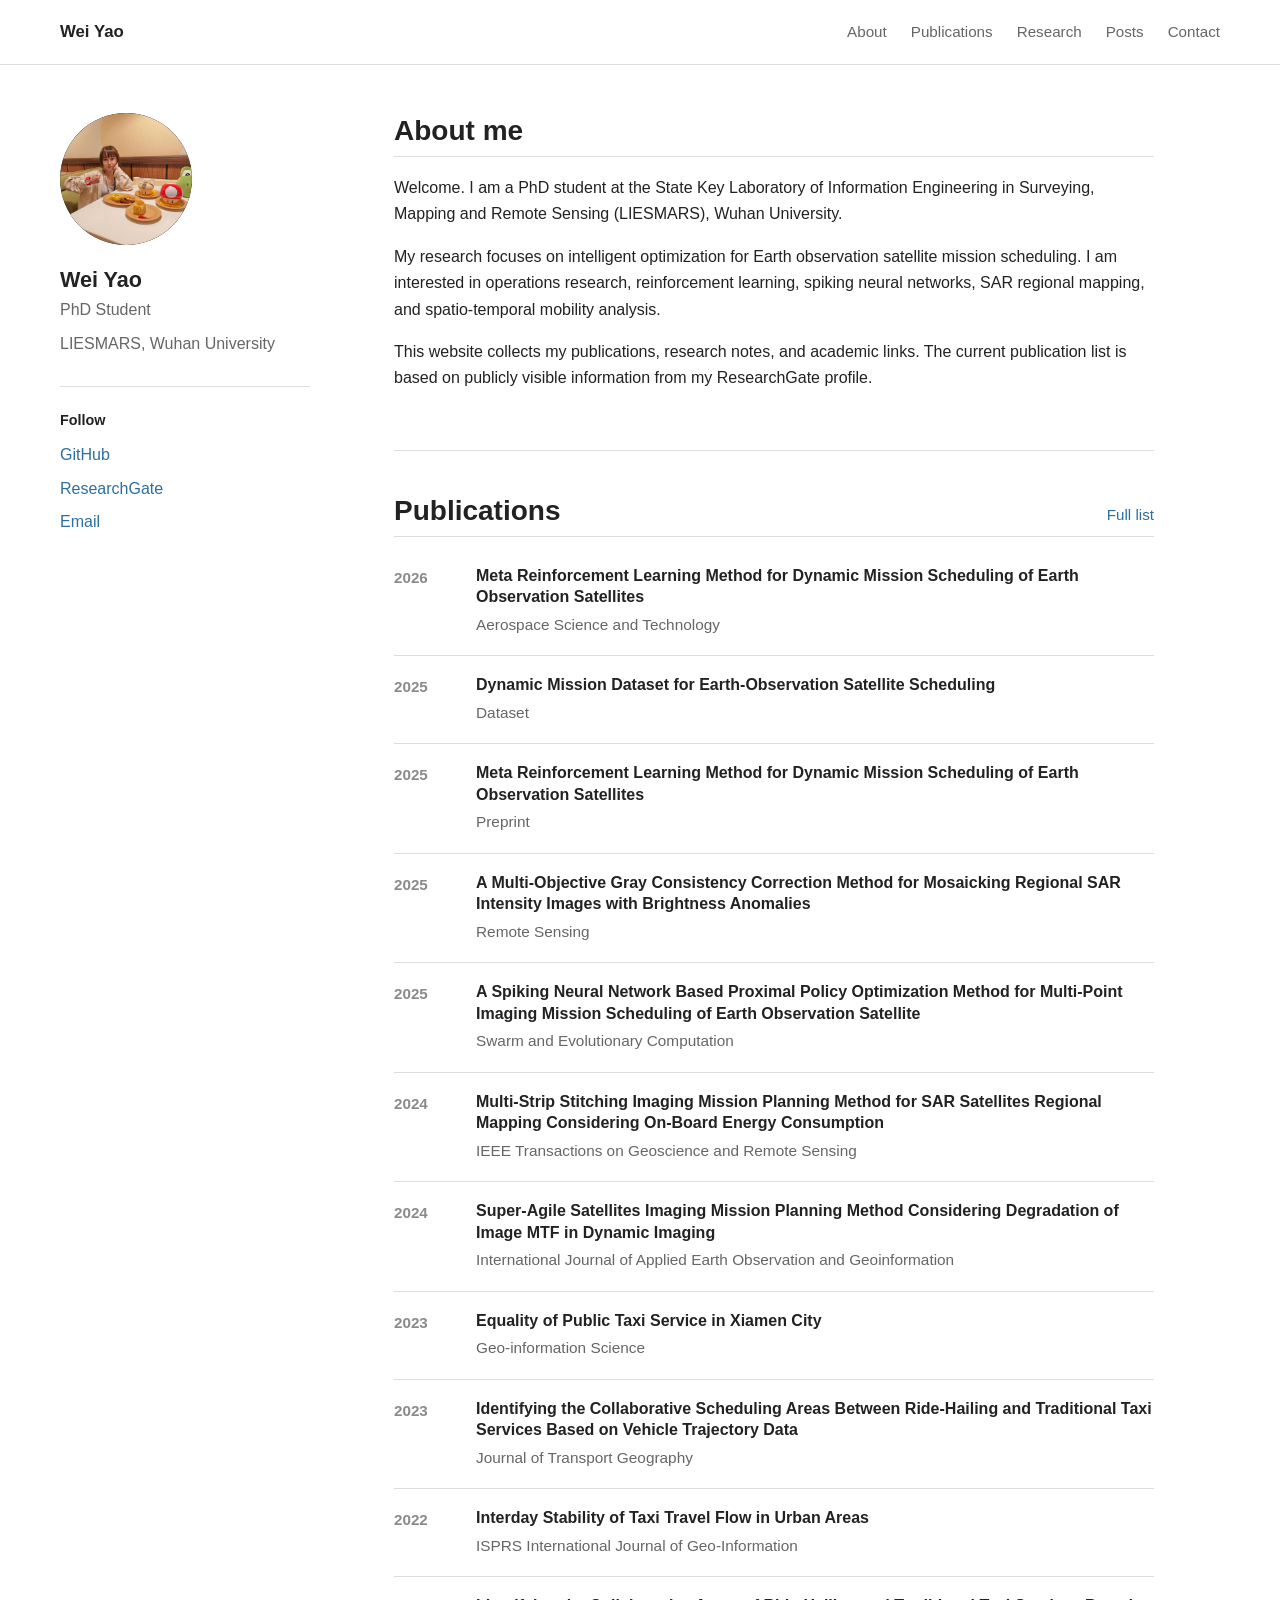
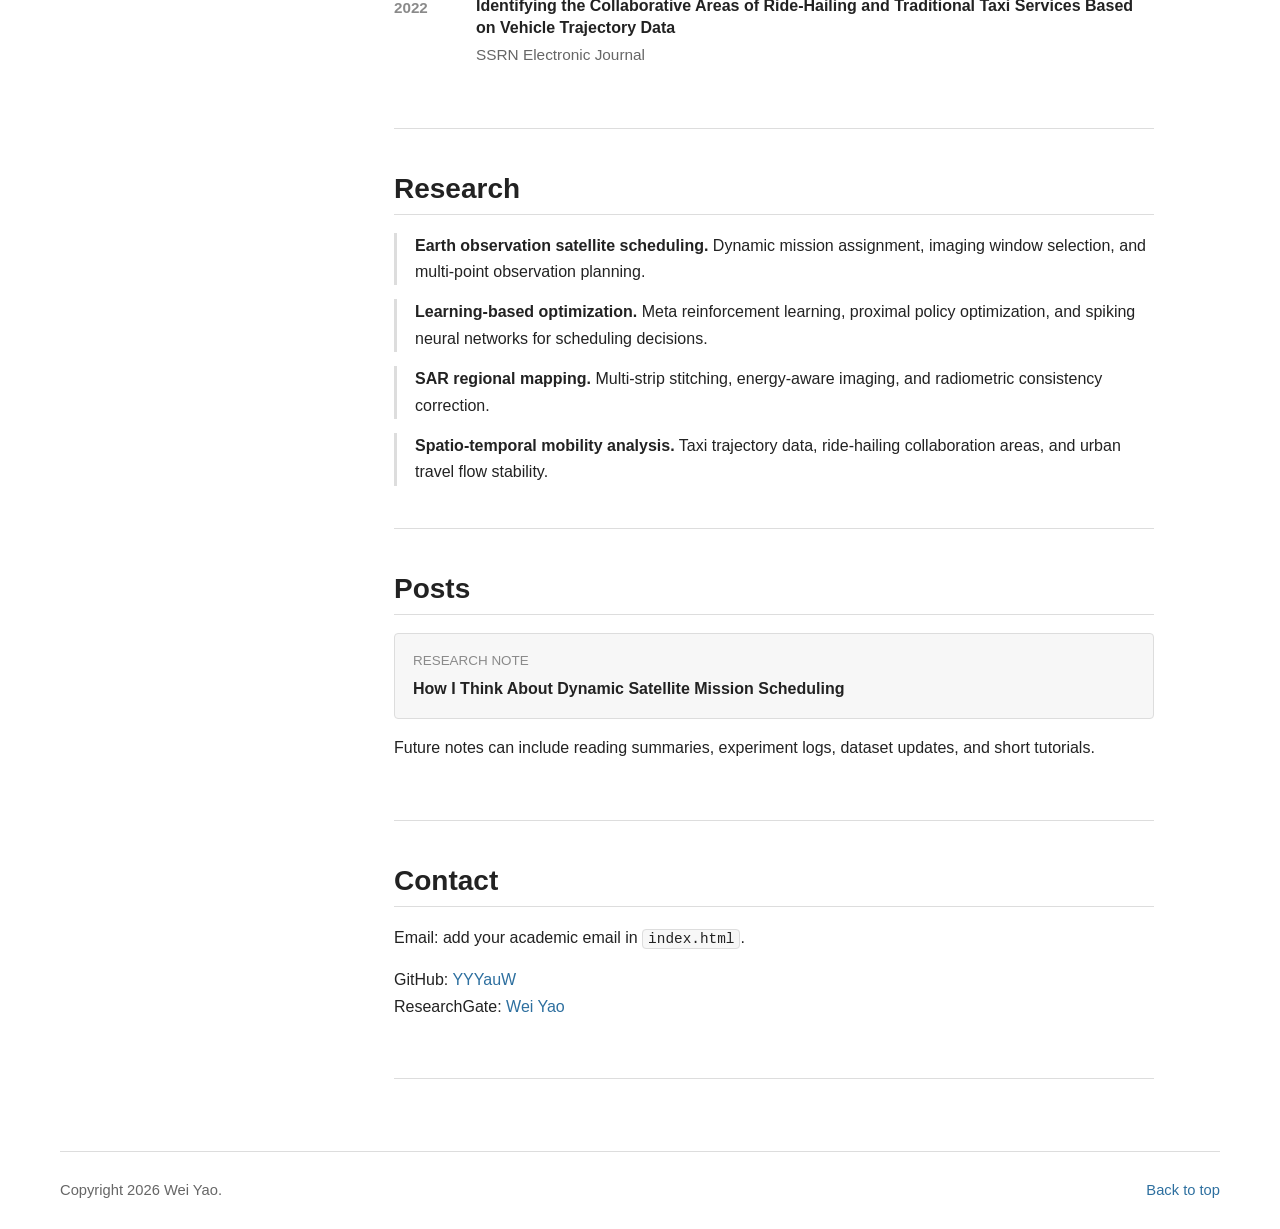
<file: index.html>
<!doctype html>
<html lang="en">
  <head>
    <meta charset="utf-8" />
    <meta name="viewport" content="width=device-width, initial-scale=1" />
    <title>Wei Yao | Academic Homepage</title>
    <meta
      name="description"
      content="Wei Yao's academic homepage. Research in Earth observation satellite scheduling, operations research, reinforcement learning, and spatio-temporal analysis."
    />
    <meta property="og:title" content="Wei Yao | Academic Homepage" />
    <meta
      property="og:description"
      content="PhD student at LIESMARS, Wuhan University. Research in Earth observation satellite scheduling, operations research, reinforcement learning, and spatio-temporal analysis."
    />
    <meta property="og:type" content="website" />
    <link rel="stylesheet" href="styles.css?v=20260715-avatar-original" />
  </head>
  <body>
    <header class="masthead" id="top">
      <div class="masthead-inner">
        <a class="site-title" href="#top">Wei Yao</a>
        <nav class="site-nav" aria-label="Primary navigation">
          <a href="#about">About</a>
          <a href="#publications">Publications</a>
          <a href="#research">Research</a>
          <a href="#posts">Posts</a>
          <a href="#contact">Contact</a>
        </nav>
      </div>
    </header>

    <main class="page">
      <aside class="sidebar" aria-label="Profile">
        <div class="profile-photo-wrap">
          <img
            class="profile-photo"
            src="assets/avatar.jpg"
            alt="Portrait of Wei Yao"
            width="132"
            height="132"
            style="
              display: block;
              border-radius: 50%;
              object-fit: cover;
              object-position: center;
            "
          />
        </div>
        <h1>Wei Yao</h1>
        <p class="role">PhD Student</p>
        <p class="affiliation">LIESMARS, Wuhan University</p>

        <div class="follow">
          <h2>Follow</h2>
          <a href="https://github.com/YYYauW" target="_blank" rel="noreferrer">
            GitHub
          </a>
          <a
            href="https://www.researchgate.net/profile/Wei-Yao-58"
            target="_blank"
            rel="noreferrer"
          >
            ResearchGate
          </a>
          <a href="#contact">Email</a>
        </div>
      </aside>

      <article class="content">
        <section class="section" id="about">
          <h2>About me</h2>
          <p>
            Welcome. I am a PhD student at the State Key Laboratory of
            Information Engineering in Surveying, Mapping and Remote Sensing
            (LIESMARS), Wuhan University.
          </p>
          <p>
            My research focuses on intelligent optimization for Earth observation
            satellite mission scheduling. I am interested in operations
            research, reinforcement learning, spiking neural networks, SAR
            regional mapping, and spatio-temporal mobility analysis.
          </p>
          <p>
            This website collects my publications, research notes, and academic
            links. The current publication list is based on publicly visible
            information from my ResearchGate profile.
          </p>
        </section>

        <section class="section" id="publications">
          <div class="section-header">
            <h2>Publications</h2>
            <a
              href="https://www.researchgate.net/profile/Wei-Yao-58"
              target="_blank"
              rel="noreferrer"
            >
              Full list
            </a>
          </div>

          <ol class="publication-list">
            <li>
              <span>2026</span>
              <div>
                <h3>
                  Meta Reinforcement Learning Method for Dynamic Mission
                  Scheduling of Earth Observation Satellites
                </h3>
                <p>Aerospace Science and Technology</p>
              </div>
            </li>
            <li>
              <span>2025</span>
              <div>
                <h3>Dynamic Mission Dataset for Earth-Observation Satellite Scheduling</h3>
                <p>Dataset</p>
              </div>
            </li>
            <li>
              <span>2025</span>
              <div>
                <h3>
                  Meta Reinforcement Learning Method for Dynamic Mission
                  Scheduling of Earth Observation Satellites
                </h3>
                <p>Preprint</p>
              </div>
            </li>
            <li>
              <span>2025</span>
              <div>
                <h3>
                  A Multi-Objective Gray Consistency Correction Method for
                  Mosaicking Regional SAR Intensity Images with Brightness
                  Anomalies
                </h3>
                <p>Remote Sensing</p>
              </div>
            </li>
            <li>
              <span>2025</span>
              <div>
                <h3>
                  A Spiking Neural Network Based Proximal Policy Optimization
                  Method for Multi-Point Imaging Mission Scheduling of Earth
                  Observation Satellite
                </h3>
                <p>Swarm and Evolutionary Computation</p>
              </div>
            </li>
            <li>
              <span>2024</span>
              <div>
                <h3>
                  Multi-Strip Stitching Imaging Mission Planning Method for SAR
                  Satellites Regional Mapping Considering On-Board Energy
                  Consumption
                </h3>
                <p>IEEE Transactions on Geoscience and Remote Sensing</p>
              </div>
            </li>
            <li>
              <span>2024</span>
              <div>
                <h3>
                  Super-Agile Satellites Imaging Mission Planning Method
                  Considering Degradation of Image MTF in Dynamic Imaging
                </h3>
                <p>International Journal of Applied Earth Observation and Geoinformation</p>
              </div>
            </li>
            <li>
              <span>2023</span>
              <div>
                <h3>Equality of Public Taxi Service in Xiamen City</h3>
                <p>Geo-information Science</p>
              </div>
            </li>
            <li>
              <span>2023</span>
              <div>
                <h3>
                  Identifying the Collaborative Scheduling Areas Between
                  Ride-Hailing and Traditional Taxi Services Based on Vehicle
                  Trajectory Data
                </h3>
                <p>Journal of Transport Geography</p>
              </div>
            </li>
            <li>
              <span>2022</span>
              <div>
                <h3>Interday Stability of Taxi Travel Flow in Urban Areas</h3>
                <p>ISPRS International Journal of Geo-Information</p>
              </div>
            </li>
            <li>
              <span>2022</span>
              <div>
                <h3>
                  Identifying the Collaborative Areas of Ride-Hailing and
                  Traditional Taxi Services Based on Vehicle Trajectory Data
                </h3>
                <p>SSRN Electronic Journal</p>
              </div>
            </li>
          </ol>
        </section>

        <section class="section" id="research">
          <h2>Research</h2>
          <ul class="plain-list">
            <li>
              <strong>Earth observation satellite scheduling.</strong>
              Dynamic mission assignment, imaging window selection, and
              multi-point observation planning.
            </li>
            <li>
              <strong>Learning-based optimization.</strong>
              Meta reinforcement learning, proximal policy optimization, and
              spiking neural networks for scheduling decisions.
            </li>
            <li>
              <strong>SAR regional mapping.</strong>
              Multi-strip stitching, energy-aware imaging, and radiometric
              consistency correction.
            </li>
            <li>
              <strong>Spatio-temporal mobility analysis.</strong>
              Taxi trajectory data, ride-hailing collaboration areas, and urban
              travel flow stability.
            </li>
          </ul>
        </section>

        <section class="section" id="posts">
          <h2>Posts</h2>
          <div class="post-list">
            <a href="posts/satellite-scheduling.html">
              <span>Research note</span>
              <strong>How I Think About Dynamic Satellite Mission Scheduling</strong>
            </a>
            <p>
              Future notes can include reading summaries, experiment logs,
              dataset updates, and short tutorials.
            </p>
          </div>
        </section>

        <section class="section" id="contact">
          <h2>Contact</h2>
          <p>
            Email: add your academic email in
            <code>index.html</code>.
          </p>
          <p>
            GitHub:
            <a href="https://github.com/YYYauW" target="_blank" rel="noreferrer">
              YYYauW
            </a>
            <br />
            ResearchGate:
            <a
              href="https://www.researchgate.net/profile/Wei-Yao-58"
              target="_blank"
              rel="noreferrer"
            >
              Wei Yao
            </a>
          </p>
        </section>
      </article>
    </main>

    <footer class="site-footer">
      <p>Copyright <span id="year"></span> Wei Yao.</p>
      <a href="#top">Back to top</a>
    </footer>

    <script>
      document.getElementById("year").textContent = new Date().getFullYear();
    </script>
  </body>
</html>
</file>
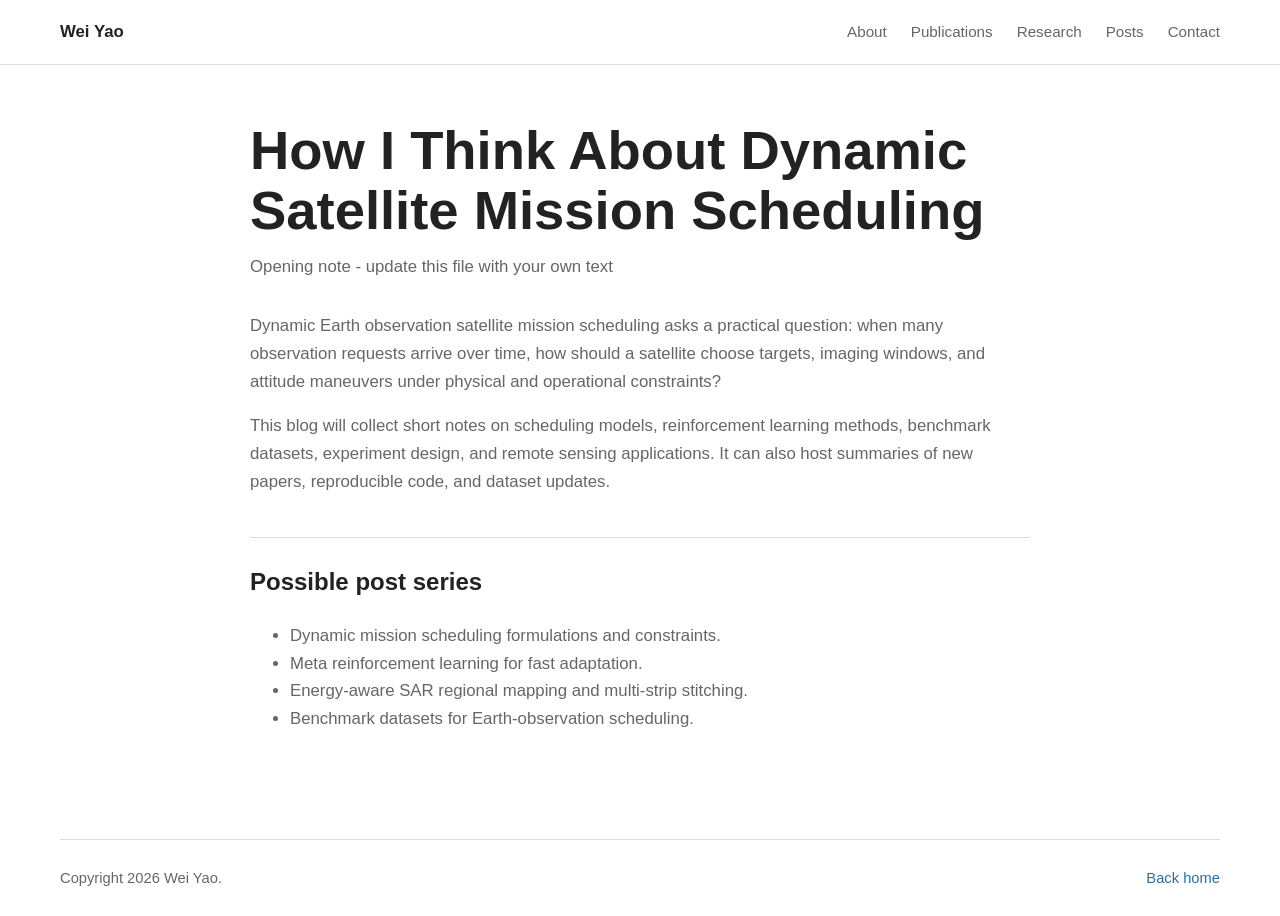
<file: posts/satellite-scheduling.html>
<!doctype html>
<html lang="en">
  <head>
    <meta charset="utf-8" />
    <meta name="viewport" content="width=device-width, initial-scale=1" />
    <title>Dynamic Satellite Mission Scheduling | Wei Yao</title>
    <meta
      name="description"
      content="A short research note for future posts on dynamic Earth observation satellite mission scheduling."
    />
    <link rel="stylesheet" href="../styles.css" />
    <style>
      .article-shell {
        width: min(780px, calc(100% - 40px));
        margin: 0 auto;
        padding: 56px 0 90px;
      }

      .article-shell h1 {
        margin: 0 0 12px;
        font-size: clamp(2rem, 5vw, 3.4rem);
        line-height: 1.1;
        letter-spacing: 0;
      }

      .article-meta {
        margin: 0 0 32px;
        color: var(--muted);
      }

      .article-shell p,
      .article-shell li {
        color: var(--muted);
        font-size: 1.05rem;
      }

      .article-shell h2 {
        margin-top: 42px;
        padding-top: 24px;
        border-top: 1px solid var(--line);
      }
    </style>
  </head>
  <body>
    <header class="masthead">
      <div class="masthead-inner">
        <a class="site-title" href="../index.html">Wei Yao</a>
        <nav class="site-nav" aria-label="Primary navigation">
          <a href="../index.html#about">About</a>
          <a href="../index.html#publications">Publications</a>
          <a href="../index.html#research">Research</a>
          <a href="../index.html#posts">Posts</a>
          <a href="../index.html#contact">Contact</a>
        </nav>
      </div>
    </header>

    <main class="article-shell">
      <h1>How I Think About Dynamic Satellite Mission Scheduling</h1>
      <p class="article-meta">Opening note - update this file with your own text</p>

      <p>
        Dynamic Earth observation satellite mission scheduling asks a practical
        question: when many observation requests arrive over time, how should a
        satellite choose targets, imaging windows, and attitude maneuvers under
        physical and operational constraints?
      </p>

      <p>
        This blog will collect short notes on scheduling models, reinforcement
        learning methods, benchmark datasets, experiment design, and remote
        sensing applications. It can also host summaries of new papers,
        reproducible code, and dataset updates.
      </p>

      <h2>Possible post series</h2>
      <ul>
        <li>Dynamic mission scheduling formulations and constraints.</li>
        <li>Meta reinforcement learning for fast adaptation.</li>
        <li>Energy-aware SAR regional mapping and multi-strip stitching.</li>
        <li>Benchmark datasets for Earth-observation scheduling.</li>
      </ul>
    </main>

    <footer class="site-footer">
      <p>Copyright <span id="year"></span> Wei Yao.</p>
      <a href="../index.html">Back home</a>
    </footer>

    <script>
      document.getElementById("year").textContent = new Date().getFullYear();
    </script>
  </body>
</html>
</file>
<file: styles.css>
:root {
  --ink: #222222;
  --muted: #666666;
  --faint: #8a8a8a;
  --line: #dddddd;
  --paper: #ffffff;
  --soft: #f7f7f7;
  --link: #2d6f9f;
}

* {
  box-sizing: border-box;
}

html {
  scroll-behavior: smooth;
}

body {
  margin: 0;
  color: var(--ink);
  background: var(--paper);
  font-family:
    -apple-system, BlinkMacSystemFont, "Segoe UI", Roboto, Helvetica, Arial,
    sans-serif;
  font-size: 16px;
  line-height: 1.65;
  overflow-x: hidden;
}

a {
  color: var(--link);
  text-decoration: none;
}

a:hover {
  text-decoration: underline;
}

.masthead {
  border-bottom: 1px solid var(--line);
  background: var(--paper);
}

.masthead-inner {
  display: flex;
  align-items: center;
  justify-content: space-between;
  gap: 24px;
  width: min(1160px, calc(100% - 40px));
  min-height: 64px;
  margin: 0 auto;
}

.site-title {
  color: var(--ink);
  font-size: 1.05rem;
  font-weight: 700;
}

.site-title:hover {
  text-decoration: none;
}

.site-nav {
  display: flex;
  flex-wrap: wrap;
  justify-content: flex-end;
  gap: 4px 24px;
  font-size: 0.95rem;
}

.site-nav a {
  color: var(--muted);
}

.site-nav a:hover {
  color: var(--ink);
}

.page {
  display: grid;
  grid-template-columns: 250px minmax(0, 760px);
  gap: clamp(34px, 7vw, 84px);
  width: min(1160px, calc(100% - 40px));
  max-width: calc(100vw - 40px);
  margin: 0 auto;
  padding: 48px 0 72px;
}

.sidebar {
  align-self: start;
  position: sticky;
  top: 28px;
}

.profile-photo-wrap {
  width: 132px;
  height: 132px;
  margin-bottom: 22px;
  background: #2b2b2b;
  border-radius: 50%;
  overflow: hidden;
}

.profile-photo {
  display: block;
  width: 100%;
  height: 100%;
  max-width: 100%;
  object-fit: cover;
  object-position: center;
}

.sidebar h1 {
  margin: 0 0 4px;
  color: var(--ink);
  font-size: 1.35rem;
  line-height: 1.2;
}

.role,
.affiliation {
  margin: 0;
  color: var(--muted);
}

.affiliation {
  margin-top: 8px;
}

.follow {
  margin-top: 28px;
  padding-top: 22px;
  border-top: 1px solid var(--line);
}

.follow h2 {
  margin: 0 0 10px;
  color: var(--ink);
  font-size: 0.9rem;
}

.follow a {
  display: block;
  width: max-content;
  margin: 7px 0;
}

.content {
  min-width: 0;
  overflow-wrap: break-word;
}

.section {
  min-width: 0;
  padding: 0 0 42px;
  margin-bottom: 42px;
  border-bottom: 1px solid var(--line);
}

.section:last-child {
  margin-bottom: 0;
}

.section h2 {
  margin: 0 0 18px;
  padding-bottom: 8px;
  color: var(--ink);
  border-bottom: 1px solid var(--line);
  font-size: 1.75rem;
  line-height: 1.25;
  font-weight: 700;
}

.section p {
  margin: 0 0 16px;
}

.section-header {
  display: flex;
  align-items: baseline;
  justify-content: space-between;
  gap: 24px;
  margin-bottom: 10px;
  border-bottom: 1px solid var(--line);
}

.section-header h2 {
  margin: 0;
  border-bottom: 0;
}

.section-header a {
  flex: none;
  font-size: 0.95rem;
}

.publication-list {
  display: grid;
  gap: 0;
  padding: 0;
  margin: 0;
  list-style: none;
}

.publication-list li {
  display: grid;
  grid-template-columns: 64px minmax(0, 1fr);
  gap: 18px;
  padding: 18px 0;
  border-bottom: 1px solid var(--line);
}

.publication-list li:last-child {
  border-bottom: 0;
}

.publication-list span {
  color: var(--faint);
  font-size: 0.95rem;
  font-weight: 700;
}

.publication-list h3 {
  margin: 0 0 4px;
  color: var(--ink);
  font-size: 1rem;
  line-height: 1.35;
  font-weight: 700;
}

.publication-list p {
  margin: 0;
  color: var(--muted);
  font-size: 0.96rem;
}

.plain-list {
  display: grid;
  gap: 14px;
  padding: 0;
  margin: 0;
  list-style: none;
}

.plain-list li {
  padding-left: 18px;
  border-left: 3px solid var(--line);
}

.plain-list strong {
  color: var(--ink);
}

.post-list {
  display: grid;
  gap: 16px;
}

.post-list a {
  display: block;
  padding: 16px 18px;
  color: var(--ink);
  background: var(--soft);
  border: 1px solid var(--line);
  border-radius: 4px;
}

.post-list a:hover {
  border-color: #b8b8b8;
  text-decoration: none;
}

.post-list span {
  display: block;
  margin-bottom: 4px;
  color: var(--faint);
  font-size: 0.84rem;
  text-transform: uppercase;
}

code {
  padding: 1px 5px;
  background: var(--soft);
  border: 1px solid var(--line);
  border-radius: 4px;
  font-family: "SFMono-Regular", Consolas, "Liberation Mono", monospace;
  font-size: 0.9em;
}

.site-footer {
  display: flex;
  align-items: center;
  justify-content: space-between;
  gap: 18px;
  width: min(1160px, calc(100% - 40px));
  margin: 0 auto;
  padding: 26px 0;
  color: var(--muted);
  border-top: 1px solid var(--line);
  font-size: 0.92rem;
}

.site-footer p {
  margin: 0;
}

@media (max-width: 820px) {
  .masthead-inner {
    align-items: flex-start;
    flex-direction: column;
    justify-content: center;
    padding: 14px 0;
  }

  .site-nav {
    justify-content: flex-start;
    gap: 4px 18px;
  }

  .page {
    grid-template-columns: 1fr;
    gap: 34px;
    padding-top: 34px;
  }

  .sidebar {
    position: static;
    display: grid;
    grid-template-columns: 104px minmax(0, 1fr);
    gap: 0 20px;
    align-items: center;
    padding-bottom: 28px;
    border-bottom: 1px solid var(--line);
  }

  .profile-photo-wrap {
    grid-row: span 3;
    width: 104px;
    height: 104px;
    margin-bottom: 0;
  }

  .follow {
    grid-column: 1 / -1;
    margin-top: 20px;
  }

  .follow a {
    display: inline-block;
    margin: 4px 18px 4px 0;
  }

  .section-header {
    align-items: flex-start;
    flex-direction: column;
    gap: 0;
    padding-bottom: 8px;
  }
}

@media (max-width: 560px) {
  .masthead-inner,
  .page,
  .site-footer {
    width: calc(100vw - 28px);
    max-width: calc(100vw - 28px);
  }

  .sidebar {
    grid-template-columns: 1fr;
  }

  .site-nav {
    gap: 4px 12px;
  }

  .profile-photo-wrap {
    grid-row: auto;
    width: 96px;
    height: 96px;
    margin-bottom: 16px;
  }

  .publication-list li {
    grid-template-columns: 1fr;
    gap: 5px;
  }

  .site-footer {
    align-items: flex-start;
    flex-direction: column;
  }
}
</file>
